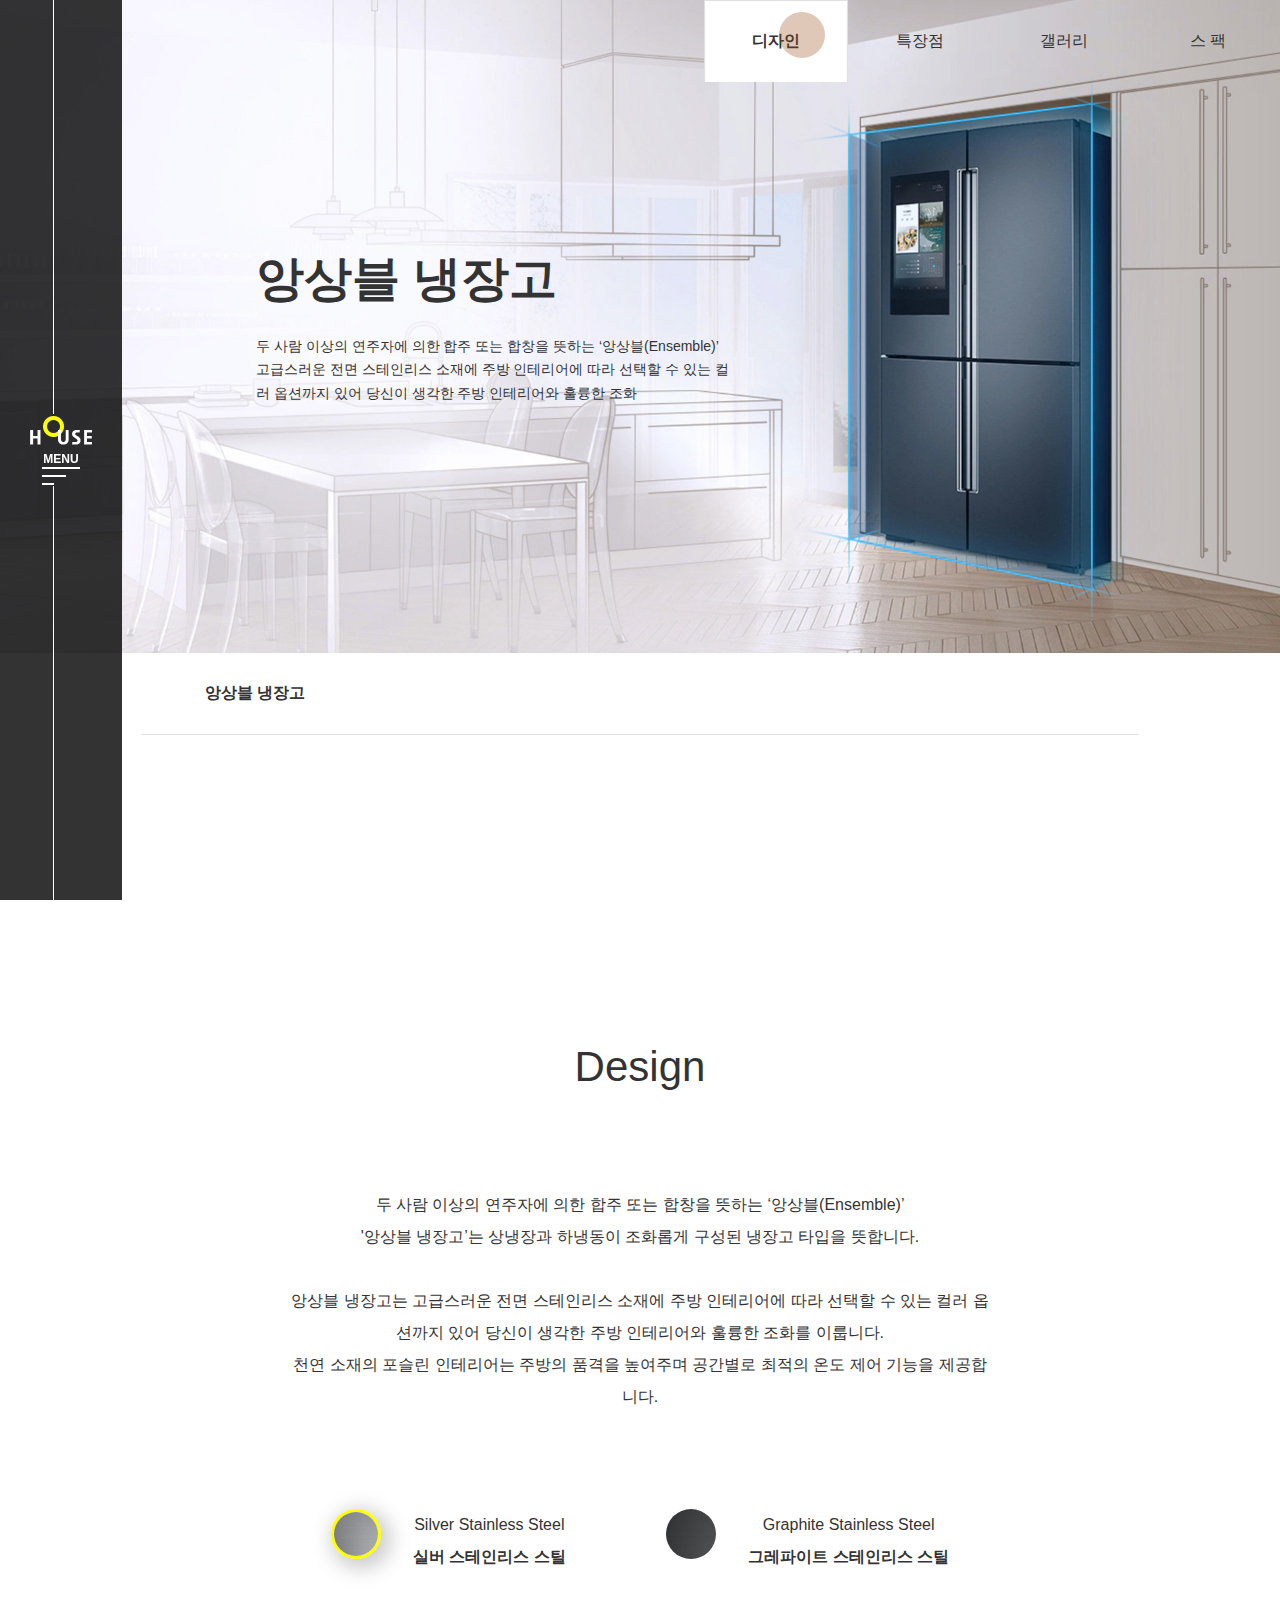
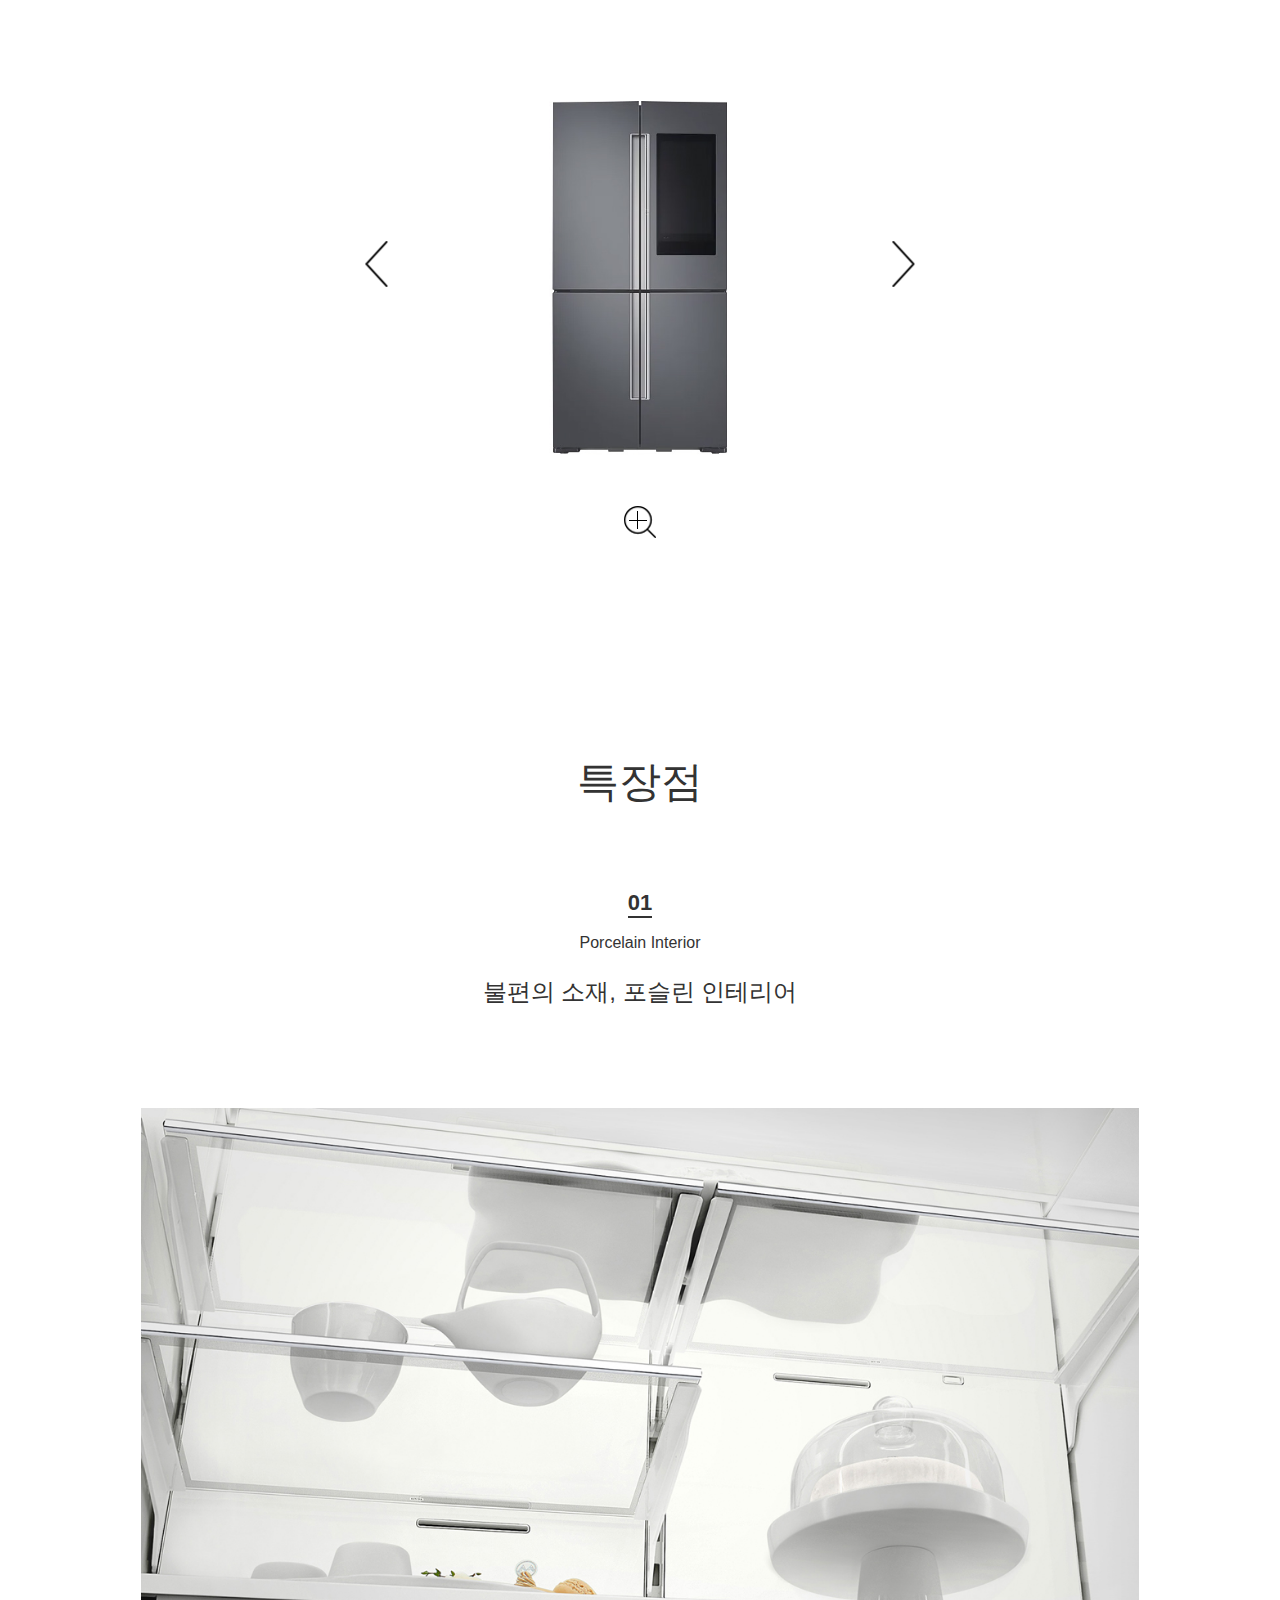
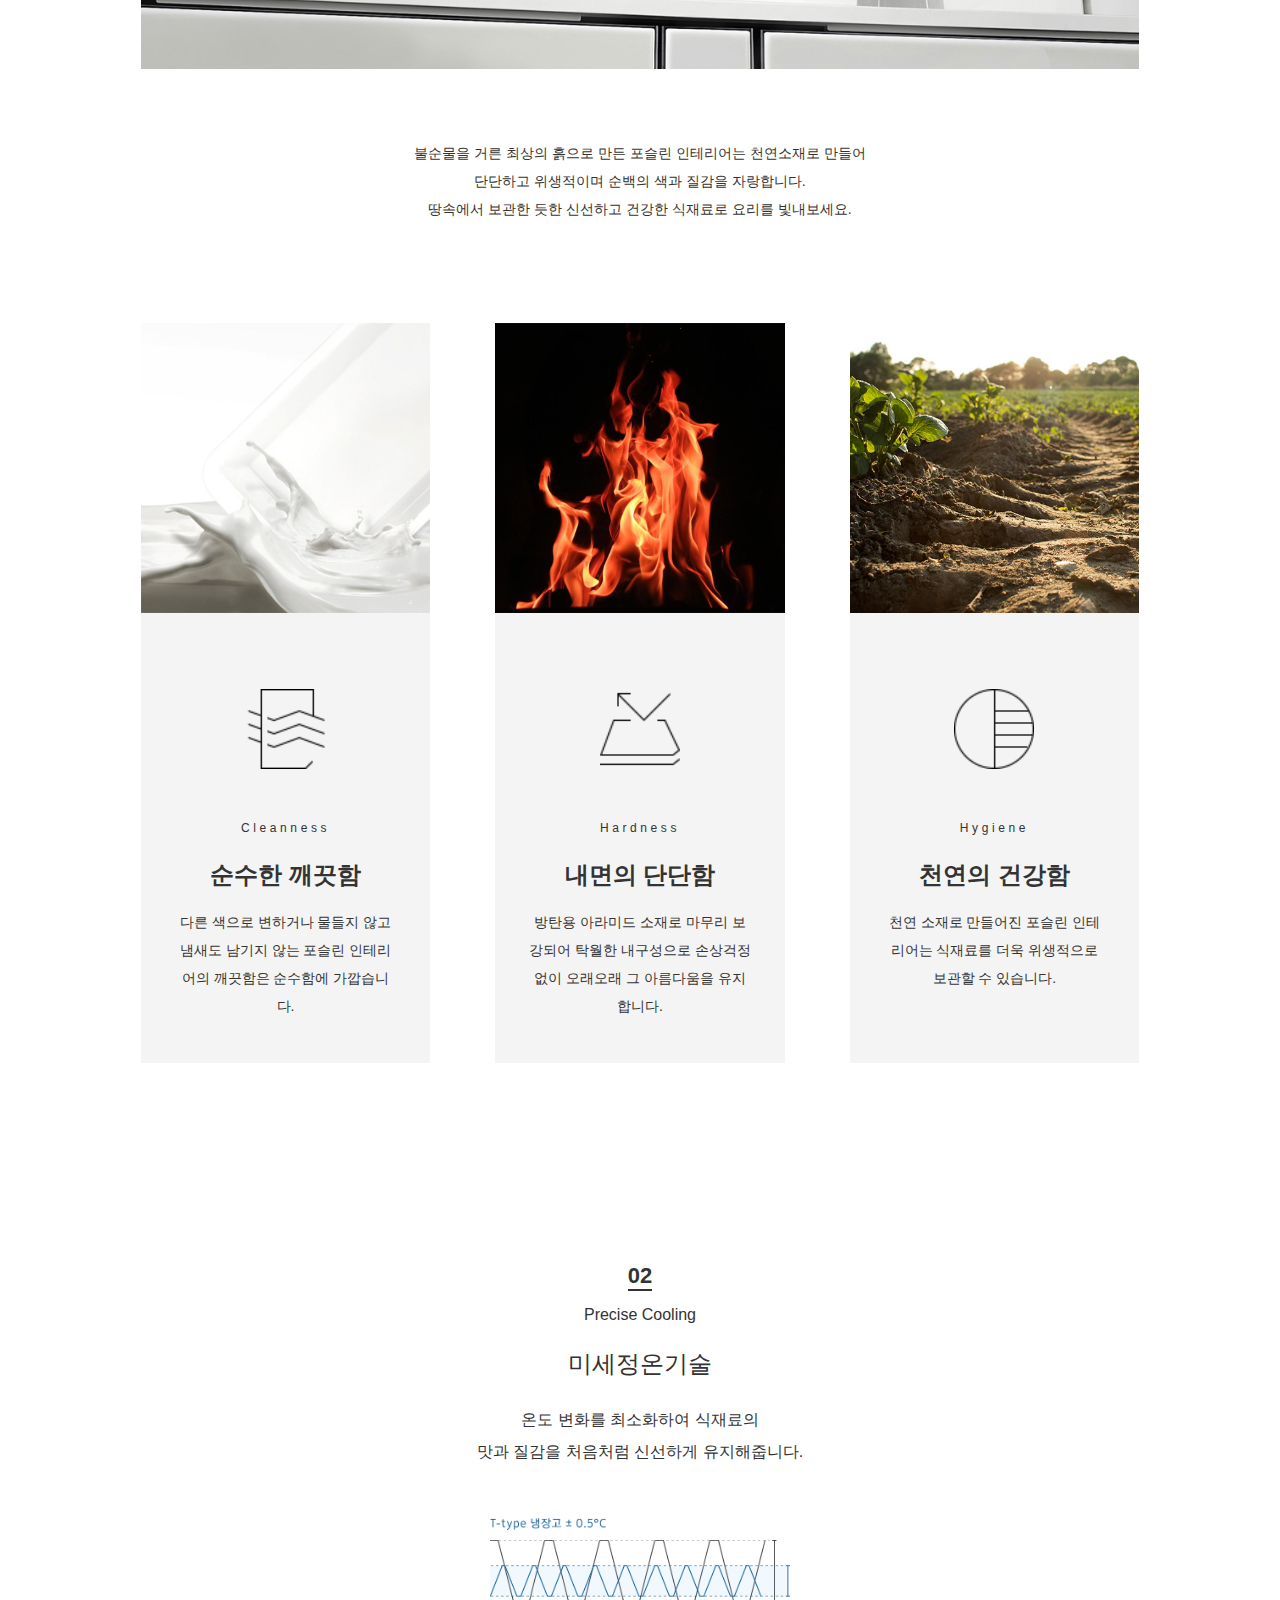
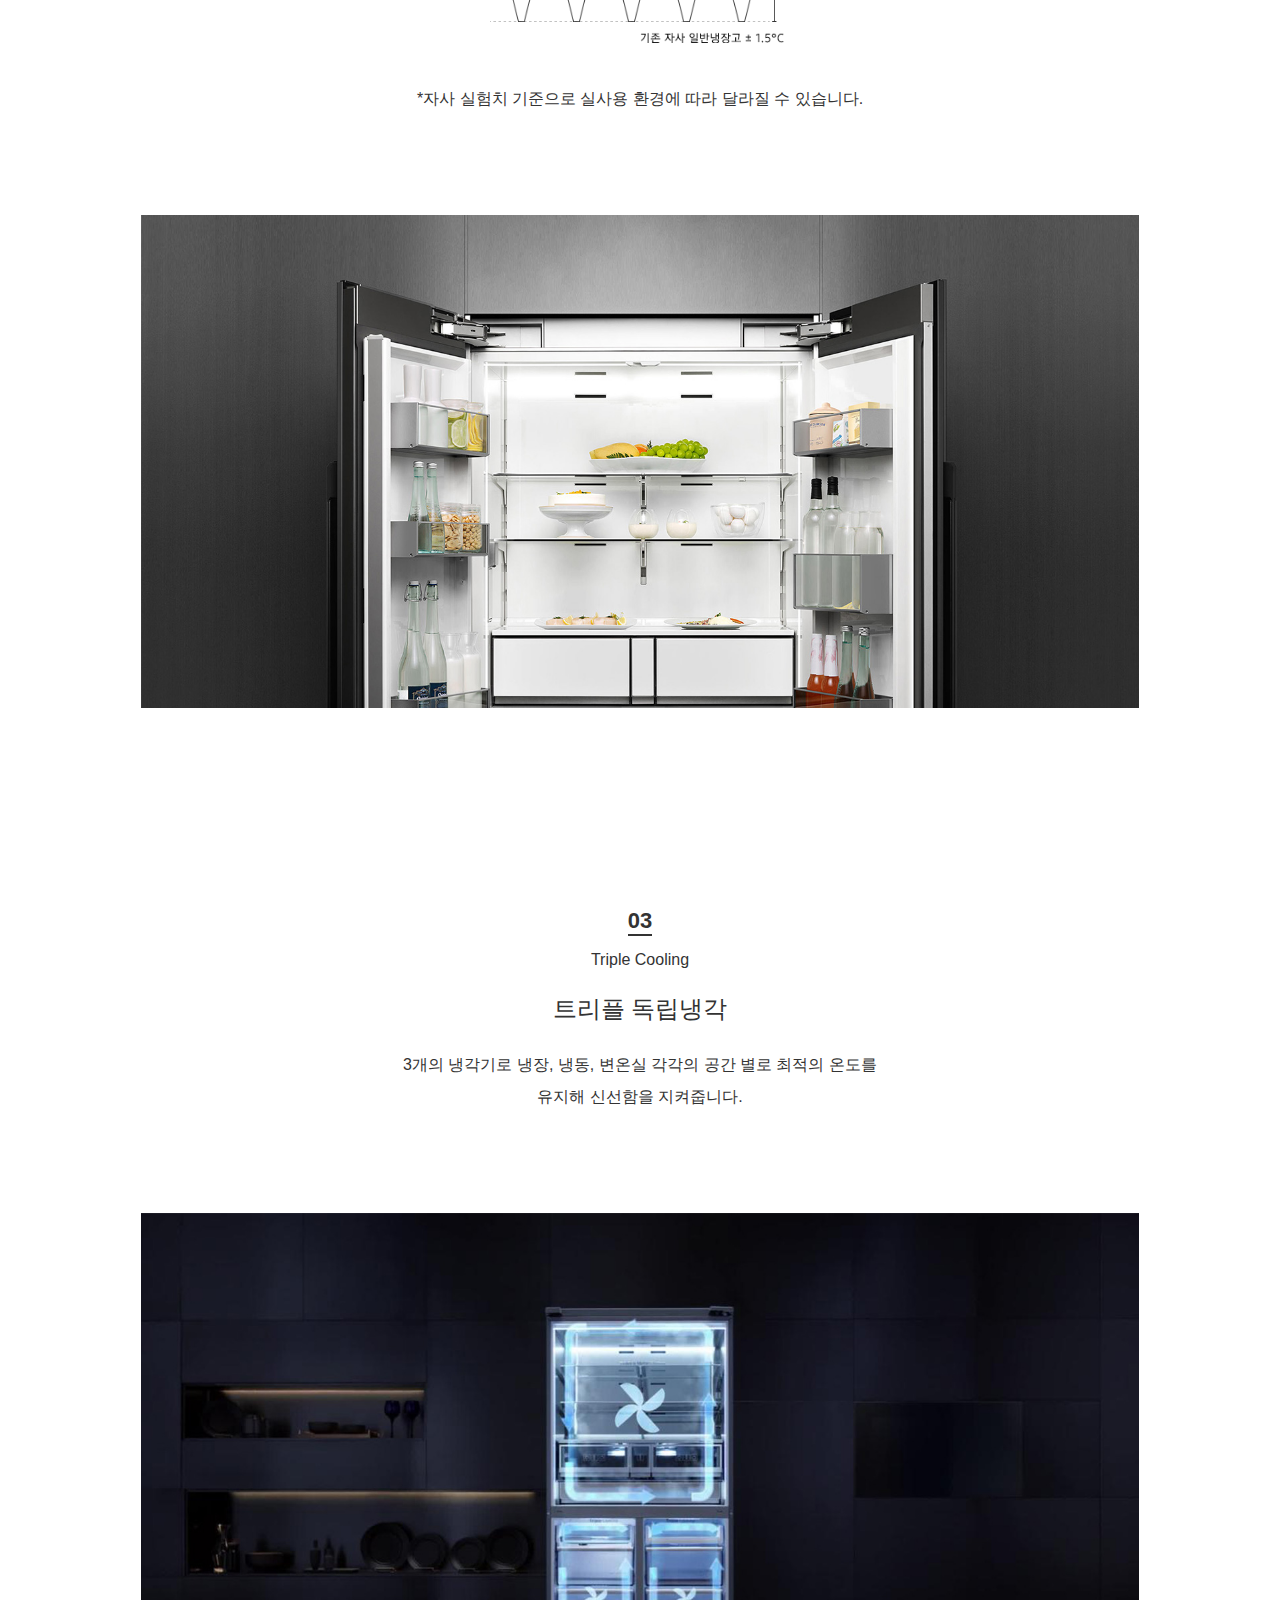
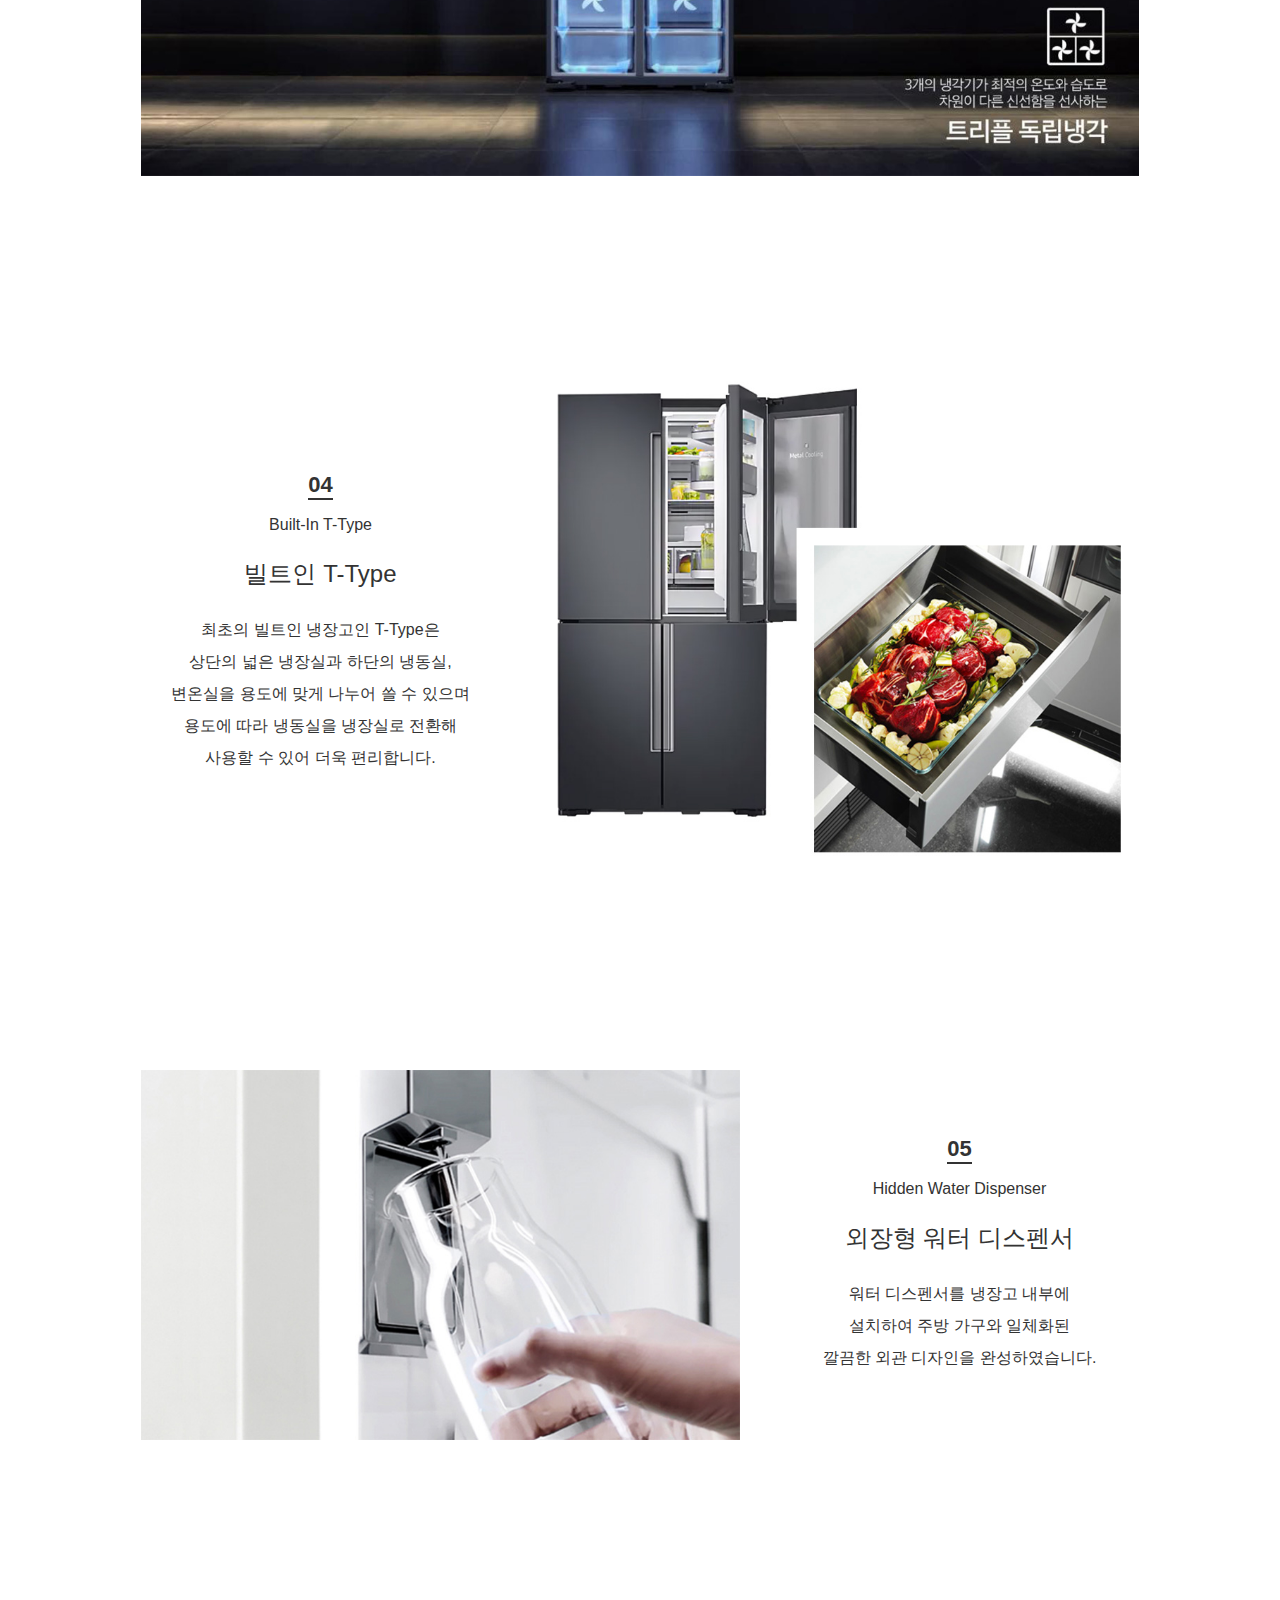
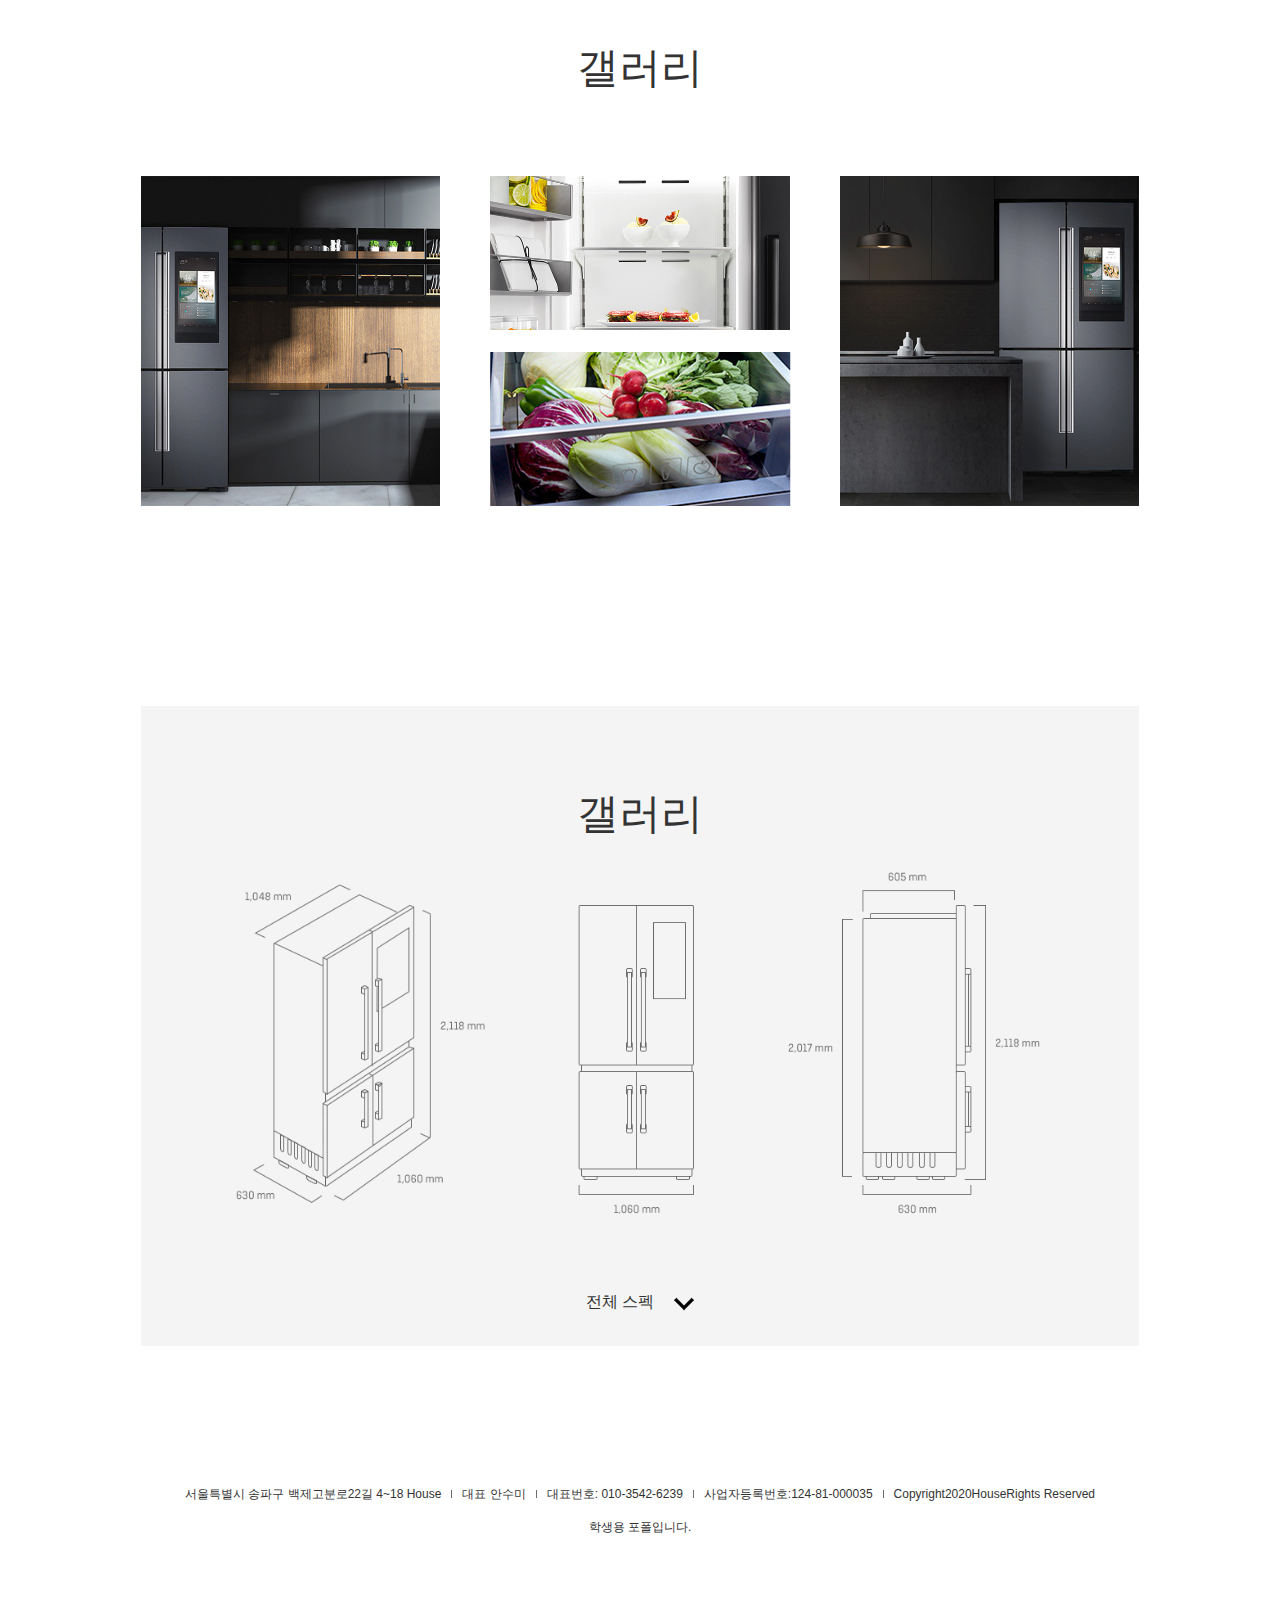
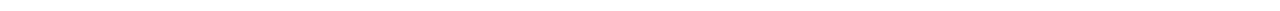
<file: detail_page.html>
<!DOCTYPE html>
<html lang="en">
<head>
    <meta charset="UTF-8">
    <meta name="viewport" content="width=device-width, initial-scale=1.0">
    <link rel="stylesheet" href="css/integrated_detail.css">
    <script src="https://ajax.googleapis.com/ajax/libs/jquery/3.4.1/jquery.min.js"></script>
    <script src="js/house_header.js"></script>
    <script src="js/house_detail_page.js"></script>
    <title>HOUSE</title>
</head>
<body>
    <div id="warp">
        <header>
            <div class="header_nav">
                <h1><a href="index.html"><img src="img/main/logo_on.png" alt="house"></a></h1>
                <nav>
                    <strong>MENU</strong>
                    <div class="header_menu">
                        <span></span>
                        <span></span>
                        <span></span>
                    </div>
                    <p>Close click</p>
                </nav>
            </div>
            <ul>
                <li><a href="#">하우스 소개</a></li>
                <li><a href="#">냉장고</a></li>
                <li><a href="#">인덕션</a></li>
                <li><a href="#">오븐</a></li>
                <li><a href="#">하우스 디자인</a></li>
                <li><a href="#">방문 예약</a></li>
            </ul>
        </header>
        <div id="container">
            <!-- start -->
            <div class="sub_visual">
                <figure>
                    <p><img src="img/detail_page/sub_visual.jpg" alt=""></p>
                    <figcaption>
                        <p>앙상블 냉장고</p>
                        <span>
                            두 사람 이상의 연주자에 의한 합주 또는 합창을 뜻하는 ‘앙상블(Ensemble)’
                            <br>
                            고급스러운 전면 스테인리스 소재에 주방 인테리어에 따라 선택할 수 있는 컬러 옵션까지 있어 당신이 생각한 주방 인테리어와 훌륭한 조화</span>
                    </figcaption>
                </figure>
            </div>
            <div class="contant_guide">
                <div class="offset_top container_nav" >
                    <h2>앙상블 냉장고</h2>
                    <ul>
                        <li><a href="#1" class="on">디자인</a></li>
                        <li><a href="#2">특장점</a></li>
                        <li><a href="#3">갤러리</a></li>
                        <li><a href="#4">스 팩</a></li>
                    </ul>
                </div>
                <section class="refrigerator_design" id="1">
                    <h3>Design</h3>
                    <div class="design_text">
                        <p>
                            두 사람 이상의 연주자에 의한 합주 또는 합창을 뜻하는 ‘앙상블(Ensemble)’
                            <br>
                            '앙상블 냉장고’는 상냉장과 하냉동이 조화롭게 구성된 냉장고 타입을 뜻합니다.
                        </p>
                        <br>
                        <p>
                            앙상블 냉장고는 고급스러운 전면 스테인리스 소재에 주방 인테리어에 따라 선택할 수 있는 컬러 옵션까지 있어 당신이 생각한 주방 인테리어와 훌륭한 조화를 이룹니다.
                            <br>
                            천연 소재의 포슬린 인테리어는 주방의 품격을 높여주며 공간별로 최적의 온도 제어 기능을 제공합니다.
                        </p>
                    </div>
                    <div class="design_color">
                        <a class="on" href="#">
                            <figure>
                                <p><img src="img/detail_page/design_silver.jpg" alt="silver color"></p>
                                <figcaption>
                                    <small>silver stainless steel</small>
                                    <strong>실버 스테인리스 스틸</strong>
                                </figcaption>
                            </figure>
                        </a>
                        <a href="#">
                            <figure>
                                <p><img src="img/detail_page/design_graphite.jpg" alt="graphite color"></p>
                                <figcaption>
                                    <small>graphite stainless steel</small>
                                    <strong>그레파이트 스테인리스 스틸</strong>
                                </figcaption>
                            </figure>
                        </a>
                    </div>
                    <div class="design_img">
                        <ul class="refrigerator_disign on_block">
                            <li><img src="img/detail_page/refrigerator_design/silver_face.jpg" alt="refrigerator"></li>
                            <li><img src="img/detail_page/refrigerator_design/silver_side.jpg" alt="refrigerator"></li>
                            <li><img src="img/detail_page/refrigerator_design/silver_middle.jpg" alt="refrigerator"></li>
                            <li><img src="img/detail_page/refrigerator_design/silver_open.jpg" alt="refrigerator"></li>
                        </ul>
                        <ul class="refrigerator_disign">
                            <li><img src="img/detail_page/refrigerator_design/graphite_face.jpg" alt="refrigerator"></li>
                            <li><img src="img/detail_page/refrigerator_design/graphite_side.jpg" alt="refrigerator"></li>
                            <li><img src="img/detail_page/refrigerator_design/graphite_middle.jpg" alt="refrigerator"></li>
                            <li><img src="img/detail_page/refrigerator_design/graphite_open.jpg" alt="refrigerator"></li>
                        </ul>
                        <div class="design_move">
                            <p><img src="img/detail_page/refrigerator_design/arrow_left.png" alt="prev icon"></p>
                            <p><img src="img/detail_page/refrigerator_design/arrow_right.png" alt="next icon"></p>
                        </div>
                        <div class="design_popup">
                            <img src="img/detail_page/refrigerator_design/search.png" alt="search">
                        </div>
                        <div class="design_poppage">
                            <p></p>
                        </div>
                    </div>
                </section>
                <section class="skill_point" id="2">
                    <h3>특장점</h3>
                    <ul>
                        <li class="point_01">
                            <span>01</span>
                            <p>porcelain interior</p>
                            <h4>불편의 소재, 포슬린 인테리어</h4>
                            <figure>
                                <p><img src="img/detail_page/point/porcelain_main.jpg" alt="포슬린 인테리어"></p>
                                <figcaption>
                                    불순물을 거른 최상의 흙으로 만든 포슬린 인테리어는 천연소재로 만들어
                                    <br>
                                    단단하고 위생적이며 순백의 색과 질감을 자랑합니다.
                                    <br>
                                    땅속에서 보관한 듯한 신선하고 건강한 식재료로 요리를 빛내보세요.
                                </figcaption>
                            </figure>
                            <ul>
                                <li>
                                    <p><img src="img/detail_page/point/porcelain_small_01.jpg" alt="cleanness"></p>
                                    <figure>
                                        <p><img src="img/detail_page/point/porcelain_ss01.png" alt="img"></p>
                                        <figcaption>
                                            <small>cleanness</small>
                                            <strong>순수한 깨끗함</strong>
                                            <span>다른 색으로 변하거나 물들지 않고 냄새도 남기지 않는 포슬린 인테리어의 깨끗함은 순수함에 가깝습니다.</span>
                                        </figcaption>
                                    </figure>
                                </li>
                                <li>
                                    <p><img src="img/detail_page/point/porcelain_small_02.jpg" alt="hardness"></p>
                                    <figure>
                                        <p><img src="img/detail_page/point/porcelain_ss02.png" alt="img"></p>
                                        <figcaption>
                                            <small>hardness</small>
                                            <strong>내면의 단단함</strong>
                                            <span>방탄용 아라미드 소재로 마무리 보강되어 탁월한 내구성으로 손상걱정 없이 오래오래 그 아름다움을 유지합니다.</span>
                                        </figcaption>
                                    </figure>
                                </li>
                                <li>
                                    <p><img src="img/detail_page/point/porcelain_small_03.jpg" alt="hygiene"></p>
                                    <figure>
                                        <p><img src="img/detail_page/point/porcelain_ss03.png" alt="img"></p>
                                        <figcaption>
                                            <small>hygiene</small>
                                            <strong>천연의 건강함</strong>
                                            <span>천연 소재로 만들어진 포슬린 인테리어는 식재료를 더욱 위생적으로 보관할 수 있습니다.</span>
                                        </figcaption>
                                    </figure>
                                </li>
                            </ul>
                        </li>
                        <li class="point_02">
                            <span>02</span>
                            <p>precise cooling</p>
                            <h4>미세정온기술</h4>
                            <small>
                                온도 변화를 최소화하여 식재료의
                                <br>
                                맛과 질감을 처음처럼 신선하게 유지해줍니다.
                            </small>
                            <p><img src="img/detail_page/point/precise_temperature.png" alt="temperature"></p>
                            <small>*자사 실험치 기준으로 실사용 환경에 따라 달라질 수 있습니다.</small>
                            <p><img src="img/detail_page/point/precise_main.jpg" alt="precise"></p>
                        </li>
                        <li class="point_03">
                            <span>03</span>
                            <p>triple cooling</p>
                            <h4>트리플 독립냉각</h4>
                            <small>
                                3개의 냉각기로 냉장, 냉동, 변온실 각각의 공간 별로 최적의 온도를
                                <br>
                                유지해 신선함을 지켜줍니다.
                            </small>
                            <p><img src="img/detail_page/point/triple_main.jpg" alt="triple"></p>
                        </li>
                        <li class="point_common">
                            <div>
                                <span>04</span>
                                <p>built-in t-type</p>
                                <h4>빌트인 t-type</h4>
                                <small>
                                    최초의 빌트인 냉장고인 t-type은
                                    <br>
                                    상단의 넓은 냉장실과 하단의 냉동실,
                                    <br>
                                    변온실을 용도에 맞게 나누어 쓸 수 있으며
                                    <br>
                                    용도에 따라 냉동실을 냉장실로 전환해
                                    <br>
                                    사용할 수 있어 더욱 편리합니다.
                                </small>
                            </div>
                            <p><img src="img/detail_page/point/builtin_main.jpg" alt="built-in t-type"></p>
                        </li>
                        <li class="point_common point_order">
                            <div>
                                <span>05</span>
                                <p>hidden water dispenser</p>
                                <h4>외장형 워터 디스펜서</h4>
                                <small>
                                    워터 디스펜서를 냉장고 내부에
                                    <br>
                                    설치하여 주방 가구와 일체화된
                                    <br>
                                    깔끔한 외관 디자인을 완성하였습니다.
                                </small>
                            </div>
                            <p><img src="img/detail_page/point/water_main.jpg" alt="hidden water dispenser"></p>
                        </li>
                    </ul>
                </section>
                <section class="refrigerator_gallery" id="3">
                    <h3>갤러리</h3>
                    <ul>
                        <li><img src="img/detail_page/point/refrigerator_gallery_01_on.jpg" alt="gallery"></li>
                        <li><img src="img/detail_page/point/refrigerator_gallery_02_on.jpg" alt="gallery"></li>
                        <li><img src="img/detail_page/point/refrigerator_gallery_04_on.jpg" alt="gallery"></li>
                        <li><img src="img/detail_page/point/refrigerator_gallery_03_on.jpg" alt="gallery"></li>
                    </ul>
                    <div class="gallery_pop">
                        <p><img src="img/detail_page/point/refrigerator_gallery_01_pop.jpg" alt="popup img"></p>
                        <div class="gallery_arrow">
                            <p><img src="img/detail_page/point/arrow_left_w.png" alt="prev"></p>
                            <p><img src="img/detail_page/point/arrow_right_w.png" alt="next"></p>
                        </div>
                        <div class="gallery_x">
                            <span></span>
                            <span></span>
                        </div>
                    </div>
                </section>
                <section class="refrigerator_size" id="4">
                    <div class="size_img">
                        <h3>갤러리</h3>
                        <p><img src="img/detail_page/point/refrigerator_size.png" alt="refrigerator_size"></p>
                    </div>
                    <div class="size_button">
                        <span>전체 스펙</span>
                        <p class="button_top"><img src="img/detail_page/point/refrigerator_size_arrow.png" alt="open close"></p>
                    </div>
                    <div class="refrigerator_information">
                        <ul>
                            <li>
                                <strong>규격</strong>
                                <small>크기(가로*높이*깊이)</small>
                                <span>908×1,850×937 mm</span>
                            </li>
                            <li>
                                <dl>
                                    <dt><strong>기본 사양</strong></dt>
                                    <dd>
                                        <small>냉매</small>
                                        <span>R-600a</span>
                                    </dd>
                                    <dd>
                                        <small>도어 알람</small>
                                        <span>있음</span>
                                    </dd>
                                    <dd>
                                        <small>컴프레서</small>
                                        <span>듀얼 디지털 인버터 컴프레서</span>
                                    </dd>
                                </dl>
                            </li>
                            <li>
                                <dl>
                                    <dt><strong>외관 사양</strong></dt>
                                    <dd>
                                        <small>도어 타입</small>
                                        <span>컨투어 스타일, 푸드쇼케이스</span>
                                    </dd>
                                    <dd>
                                        <small>도어 핸들</small>
                                        <span>메탈 핸들(Matt Silver Deco)</span>
                                    </dd>
                                    <dd>
                                        <small>디스플레이 타입</small>
                                        <span>21.5” Touch LCD, 패밀리허브 4.0</span>
                                    </dd>
                                </dl>
                            </li>
                            <li>
                                <dl>
                                    <dt><strong>냉장실 사양</strong></dt>
                                    <dd>
                                        <small>LED 라이팅</small>
                                        <span>3면 입체 조명</span>
                                    </dd>
                                    <dd>
                                        <small>계란 보관함</small>
                                        <span>있음</span>
                                    </dd>
                                    <dd>
                                        <small>선반 개수 (전체)</small>
                                        <span>5개</span>
                                    </dd>
                                    <dd>
                                        <small>선반 개수(접이선반)</small>
                                        <span>1개</span>
                                    </dd>
                                    <dd>
                                        <small>선반 재질</small>
                                        <span>강화유리</span>
                                    </dd>
                                    <dd>
                                        <small>선반 타입</small>
                                        <span>메탈쿨링 선반, 접이식 선반</span>
                                    </dd>
                                    <dd>
                                        <small>습도 조절 야채실</small>
                                        <span>full metal 수분케어 채소실, 긴채소 보관실</span>
                                    </dd>
                                    <dd>
                                        <small>이온살균청정기</small>
                                        <span>있음</span>
                                    </dd>
                                    <dd>
                                        <small>탈취기</small>
                                        <span>청정탈취</span>
                                    </dd>
                                    <dd>
                                        <small>특선실</small>
                                        <span>full metal 셰프 팬트리</span>
                                    </dd>
                                </dl>
                            </li>
                            <li>
                                <dl>
                                    <dt><strong>성능</strong></dt>
                                    <dd>
                                        <small>소비전력</small>
                                        <span>31.2 kWh/월</span>
                                    </dd>
                                    <dd>
                                        <small>소비효율등급</small>
                                        <span>1등급</span>
                                    </dd>
                                    <dd>
                                        <small>정격 전압</small>
                                        <span>220V / 60Hz</span>
                                    </dd>
                                </dl>
                            </li>
                            <li>
                                <dl>
                                    <dt><strong>냉각방식</strong></dt>
                                    <dd>
                                        <small>간냉식</small>
                                        <span>active cooling (냉장실)</span>
                                    </dd>
                                    <dd>
                                        <small>독립냉각</small>
                                        <span>트리플 독립냉각 & Full 메탈쿨링</span>
                                    </dd>
                                </dl>
                            </li>
                            <li>
                                <dl>
                                    <dt><strong>용량</strong></dt>
                                    <dd>
                                        <small>냉동 변온실 용량(liter)</small>
                                        <span>203L</span>
                                    </dd>
                                    <dd>
                                        <small>냉동실 용량(Liter)</small>
                                        <span>198L</span>
                                    </dd>
                                    <dd>
                                        <small>냉장실 용량(Liter)</small>
                                        <span>520L</span>
                                    </dd>
                                    <dd>
                                        <small>전체 용량(Liter)</small>
                                        <span>921L</span>
                                    </dd>
                                </dl>
                            </li>                            
                        </ul>
                        <div class="size_button button_bottom">
                            <span>전체 스펙 닫기</span>
                            <p class="button_close"><img src="img/detail_page/point/refrigerator_size_arrow.png" alt="open close"></p>
                        </div>
                    </div>
                </section>
            </div>
            <footer>
                <ul>
                    <li>서울특별시 송파구 백제고분로22길 4&#126;18 House</li>
                    <li>대표 안수미</li>
                    <li>대표번호&#58; 010&#45;3542&#45;6239</li>
                    <li>사업자등록번호&#58;124&#45;81&#45;000035</li>
                    <li>Copyright2020HouseRights Reserved</li>
                </ul>
                <p>학생용 포폴입니다&#46;</p>
            </footer>
            <!-- end -->
        </div>
    </div>
</body>
</html>
</file>
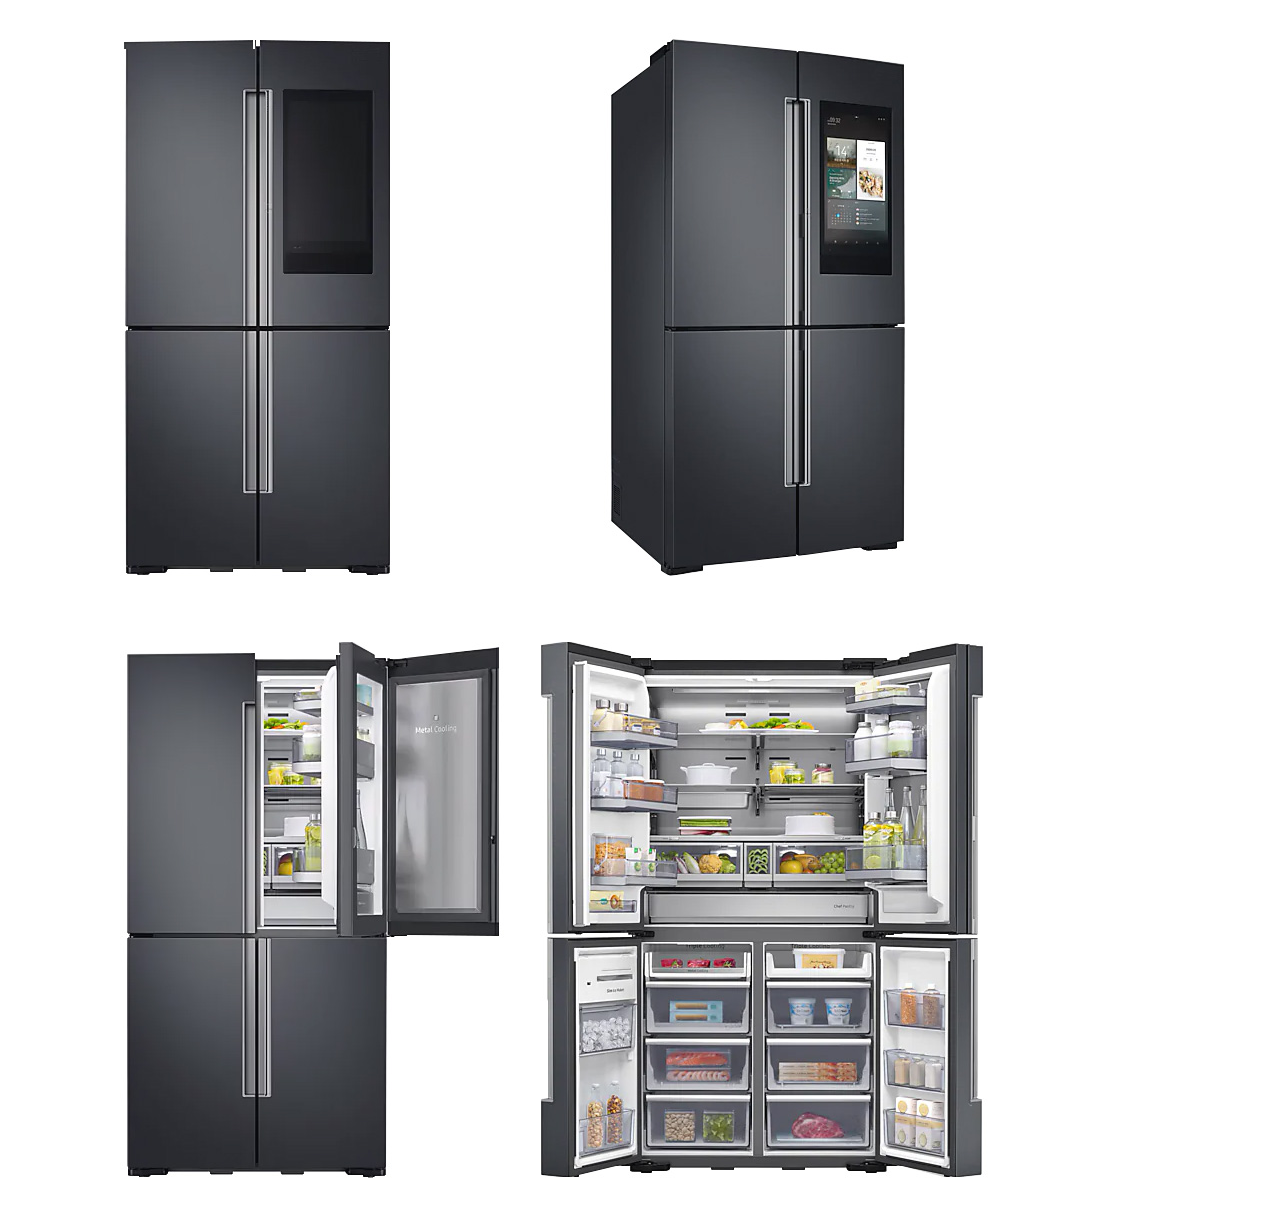
<file: test.html>
<!DOCTYPE html>
<html lang="en">
<head>
    <meta charset="UTF-8">
    <meta name="viewport" content="width=device-width, initial-scale=1.0">
    <script src="https://ajax.googleapis.com/ajax/libs/jquery/3.4.1/jquery.min.js"></script>
    <script src="js/house_detail_page.js"></script>
    <title>Document</title>
</head>
<body>
    <div class="design_poppage"></div>
</body>
</html>
</file>
<file: css/integrated_detail.css>
@import url('common.css');
@import url('house_header.css');
@import url('house_footer.css');
@import url('house_detail_page.css');
</file>
